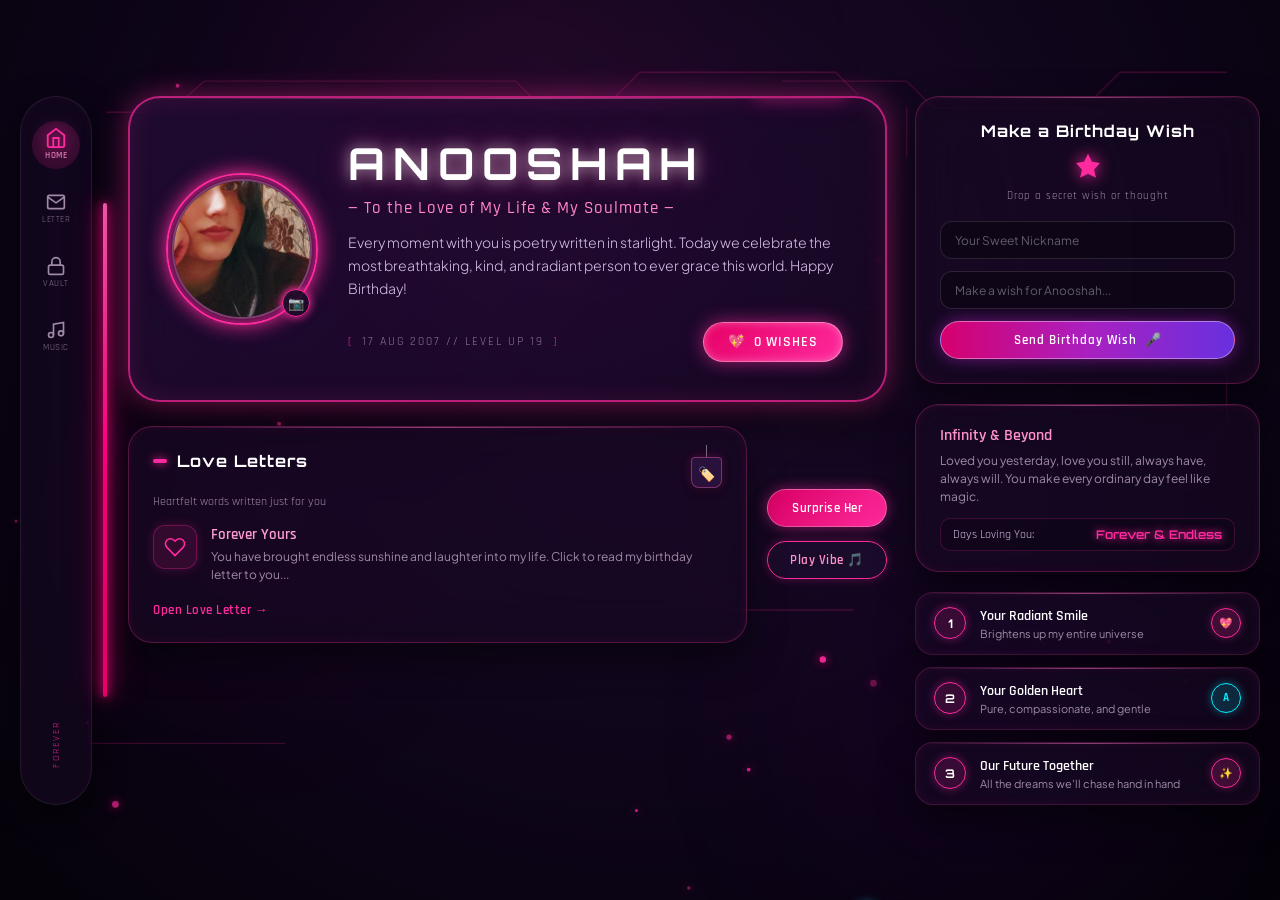
<file: index.html>
<!DOCTYPE html>
<html lang="en">
<head>
  <meta charset="UTF-8">
  <meta name="viewport" content="width=device-width, initial-scale=1.0">
  <title>Anooshah — Happy Birthday My Love</title>
  <link rel="preconnect" href="https://fonts.googleapis.com">
  <link rel="preconnect" href="https://fonts.gstatic.com" crossorigin>
  <link href="https://fonts.googleapis.com/css2?family=Orbitron:wght@400;600;700;900&family=Rajdhani:wght@400;500;600;700&family=Plus+Jakarta+Sans:wght@300;400;500;600&display=swap" rel="stylesheet">
  <link rel="stylesheet" href="style.css">
</head>
<body>
  <!-- Ambient Circuit Canvas & Glow Elements -->
  <div class="ambient-glow orb-1"></div>
  <div class="ambient-glow orb-2"></div>
  <div class="ambient-glow orb-3"></div>
  <canvas id="circuit-canvas"></canvas>
  <canvas id="hearts-canvas"></canvas>

  <!-- SVG Circuit Traces Overlay matching the UI screenshot -->
  <svg class="circuit-lines-svg" viewBox="0 0 1440 900" fill="none" xmlns="http://www.w3.org/2000/svg">
    <!-- Top-left to hero connections -->
    <path class="circuit-path" d="M 120 70 L 190 70 L 230 35 L 580 35 L 610 65 L 750 65" />
    <path class="circuit-path" d="M 680 65 L 720 25 L 940 25 L 965 50" />
    <path class="circuit-path" d="M 880 35 L 1020 35 L 1050 65 L 1220 65 L 1260 25 L 1380 25" />
    <path class="circuit-path" d="M 1020 65 L 1020 120" />
    
    <!-- Hero card corner circuit branches -->
    <path class="circuit-path branch-glow" d="M 880 240 L 930 290 L 980 290" />
    <path class="circuit-path" d="M 750 560 L 820 630 L 960 630" />
    <path class="circuit-path" d="M 100 480 L 100 780 L 320 780" />

    <!-- Right side node connections -->
    <path class="circuit-path" d="M 1320 180 L 1380 240 L 1380 420 L 1320 480" />
  </svg>

  <div class="dashboard-wrapper">
    <!-- LEFT FLOATING DOCK / SIDEBAR -->
    <aside class="sidebar-dock">
      <nav class="dock-nav">
        <button class="dock-btn active" data-tooltip="Home / Profile" id="dock-home">
          <svg viewBox="0 0 24 24" fill="none" stroke="currentColor" stroke-width="2">
            <path d="M3 9l9-7 9 7v11a2 2 0 0 1-2 2H5a2 2 0 0 1-2-2z"></path>
            <polyline points="9 22 9 12 15 12 15 22"></polyline>
          </svg>
          <span class="dock-label">Home</span>
        </button>


        <button class="dock-btn" data-tooltip="Love Letter" id="dock-letter">
          <svg viewBox="0 0 24 24" fill="none" stroke="currentColor" stroke-width="2">
            <path d="M4 4h16c1.1 0 2 .9 2 2v12c0 1.1-.9 2-2 2H4c-1.1 0-2-.9-2-2V6c0-1.1.9-2 2-2z"></path>
            <polyline points="22,6 12,13 2,6"></polyline>
          </svg>
          <span class="dock-label">Letter</span>
        </button>

        <button class="dock-btn" data-tooltip="Secret Vault" id="dock-vault">
          <svg viewBox="0 0 24 24" fill="none" stroke="currentColor" stroke-width="2">
            <rect x="3" y="11" width="18" height="11" rx="2" ry="2"></rect>
            <path d="M7 11V7a5 5 0 0 1 10 0v4"></path>
          </svg>
          <span class="dock-label">Vault</span>
        </button>

        <button class="dock-btn" data-tooltip="Music & Audio" id="dock-music">
          <svg viewBox="0 0 24 24" fill="none" stroke="currentColor" stroke-width="2">
            <path d="M9 18V5l12-2v13"></path>
            <circle cx="6" cy="18" r="3"></circle>
            <circle cx="18" cy="16" r="3"></circle>
          </svg>
          <span class="dock-label">Music</span>
        </button>
      </nav>
      <div class="dock-footer">
        <span class="dock-status">Forever</span>
      </div>
      <!-- Vibrant vertical neon light bar right beside dock -->
      <div class="dock-neon-lightbar"></div>
    </aside>

    <!-- MAIN INTERACTIVE CONTENT AREA -->
    <main class="main-layout">
      <!-- CENTER COLUMN -->
      <div class="center-content">
        <!-- HERO CARD (ANOOSHAH) -->
        <section class="cyber-card hero-card" id="hero-card">
          <div class="hero-card-inner">
            <!-- Profile Avatar with Neon Halo -->
            <div class="avatar-container" title="Click to upload your favorite photo of Anooshah">
              <div class="avatar-halo"></div>
              <img id="avatar-img" src="assets/avatar.png" alt="Anooshah" />
              <input type="file" id="avatar-input" accept="image/*" style="display: none;">
              <div class="avatar-badge" title="Change Photo">📷</div>
            </div>

            <!-- Hero Text Details -->
            <div class="hero-details">
              <h1 class="hero-title">ANOOSHAH</h1>
              <p class="hero-subtitle">— To the Love of My Life & My Soulmate —</p>
              <p class="hero-bio">
                Every moment with you is poetry written in starlight. Today we celebrate the most breathtaking, kind, and radiant person to ever grace this world. Happy Birthday!
              </p>
              
              <div class="hero-bottom-bar">
                <div class="system-code">
                  <span class="code-bracket">[</span>
                  <span class="code-text">17 AUG 2007 // LEVEL UP 19</span>
                  <span class="code-bracket">]</span>
                </div>
                <!-- Glowing Capsule Pill Button -->
                <button class="glow-pill-btn hero-pill" id="btn-birthday-wish">
                  <span class="pill-icon">💖</span>
                  <span class="pill-text">0 WISHES</span>
                </button>
              </div>
            </div>
          </div>
        </section>

        <!-- BOTTOM DUAL FEATURE CARDS & ACTION BUTTONS -->
        <div class="bottom-cards-row">
          <!-- Bottom Left Card: Love Letter -->
          <article class="cyber-card sub-card sub-card-left" id="card-letter-preview">
            <div class="sub-card-header">
              <div class="title-with-beam">
                <span class="beam-bullet"></span>
                <h3 class="sub-card-title">Love Letters</h3>
              </div>
              <!-- Hanging Luggage / Gift Tag -->
              <div class="hanging-tag" title="Special Birthday Gift">
                <div class="tag-string"></div>
                <div class="tag-body">
                  <span class="tag-icon">🏷️</span>
                </div>
              </div>
            </div>
            <p class="sub-card-tagline">Heartfelt words written just for you</p>

            <div class="sub-card-content">
              <div class="card-icon-preview">
                <svg viewBox="0 0 24 24" fill="none" stroke="currentColor" stroke-width="1.8">
                  <path d="M20.84 4.61a5.5 5.5 0 0 0-7.78 0L12 5.67l-1.06-1.06a5.5 5.5 0 0 0-7.78 7.78l1.06 1.06L12 21.23l7.78-7.78 1.06-1.06a5.5 5.5 0 0 0 0-7.78z"></path>
                </svg>
              </div>
              <div class="card-text-snippet">
                <h4>Forever Yours</h4>
                <p>You have brought endless sunshine and laughter into my life. Click to read my birthday letter to you...</p>
              </div>
            </div>

            <button class="read-more-btn" id="btn-open-letter">Open Love Letter →</button>
          </article>



          <!-- Action Capsule Buttons between cards -->
          <div class="dual-pill-actions">
            <button class="glow-pill-small" id="btn-surprise">
              <span>Surprise Her</span>
            </button>
            <button class="glow-pill-small secondary" id="btn-music-toggle">
              <span id="music-btn-text">Play Vibe 🎵</span>
            </button>
          </div>
        </div>
      </div>

      <!-- RIGHT COLUMN (WISH BOX, LOVE STATS & CHAPTER LIST) -->
      <aside class="right-column">
        <!-- Top Wish Form Card (Nochatem Prokruting style) -->
        <section class="cyber-card right-card wish-card">
          <div class="wish-header">
            <h3 class="right-card-title">Make a Birthday Wish</h3>
            <!-- Glowing Lotus/Crown Crest -->
            <div class="glowing-crest">
              <svg viewBox="0 0 24 24" fill="currentColor">
                <path d="M12 2L15 8L21 9L16.5 14L18 20L12 17L6 20L7.5 14L3 9L9 8L12 2Z"></path>
              </svg>
            </div>
            <span class="wish-subtitle">Drop a secret wish or thought</span>
          </div>

          <form class="wish-form" id="wish-form" onsubmit="return false;">
            <div class="input-group">
              <input type="text" id="wish-author" placeholder="Your Sweet Nickname" required autocomplete="off" />
            </div>
            <div class="input-group">
              <input type="text" id="wish-text" placeholder="Make a wish for Anooshah..." required autocomplete="off" />
            </div>
            <button type="submit" class="gradient-glow-submit" id="btn-send-wish">
              <span class="btn-text">Send Birthday Wish</span>
              <span class="btn-icon">🎤</span>
            </button>
          </form>
        </section>

        <!-- Middle Mini Stats Card (Toralipo style) -->
        <section class="cyber-card right-card stats-card">
          <div class="stats-glow-edge"></div>
          <h4 class="stats-title">Infinity & Beyond</h4>
          <p class="stats-text">
            Loved you yesterday, love you still, always have, always will. You make every ordinary day feel like magic.
          </p>
          <div class="live-counter">
            <span class="counter-label">Days Loving You:</span>
            <span class="counter-number" id="love-counter">Forever & Endless</span>
          </div>
        </section>

        <!-- Bottom Numbered Cards (1, 2, 3 list) -->
        <section class="numbered-cards-stack">
          <!-- Card 1 -->
          <div class="cyber-card item-card" data-reason="1">
            <div class="item-badge">
              <span class="badge-num">1</span>
            </div>
            <div class="item-info">
              <h5 class="item-title">Your Radiant Smile</h5>
              <p class="item-desc">Brightens up my entire universe</p>
            </div>
            <button class="item-action-btn" title="View note">
              <span>💖</span>
            </button>
          </div>

          <!-- Card 2 -->
          <div class="cyber-card item-card" data-reason="2">
            <div class="item-badge">
              <span class="badge-num">2</span>
            </div>
            <div class="item-info">
              <h5 class="item-title">Your Golden Heart</h5>
              <p class="item-desc">Pure, compassionate, and gentle</p>
            </div>
            <button class="item-action-btn variant-a" title="View note">
              <span>A</span>
            </button>
          </div>

          <!-- Card 3 -->
          <div class="cyber-card item-card" data-reason="3">
            <div class="item-badge">
              <span class="badge-num">3</span>
            </div>
            <div class="item-info">
              <h5 class="item-title">Our Future Together</h5>
              <p class="item-desc">All the dreams we'll chase hand in hand</p>
            </div>
            <button class="item-action-btn" title="View note">
              <span>✨</span>
            </button>
          </div>
        </section>
      </aside>
    </main>
  </div>

  <!-- POPUP MODALS -->
  <!-- 1. Love Letter Modal -->
  <div class="modal-backdrop" id="letter-modal">
    <div class="modal-dialog">
      <button class="modal-close" id="close-letter-modal">&times;</button>
      <div class="modal-header">
        <span class="modal-tag">SPECIAL BIRTHDAY EDITION</span>
        <h2 class="modal-title">To My Dearest Anooshah</h2>
        <div class="modal-divider"></div>
      </div>
      <div class="modal-body letter-scroll">
        <p>Happy Birthday, my love!</p>
        <p>
          Words can hardly capture how grateful I am to have you by my side. You bring laughter, warmth, and so much beauty into my world. Your smile is my favorite view, and your happiness is my greatest priority.
        </p>
        <p>
          As you blow out your candles this year, I wish you endless laughter, peace, immense success, and every dream your beautiful heart desires. I promise to always cheer for you, stand by you, and remind you every day how deeply loved and cherished you are.
        </p>
        <p class="letter-sign">Forever yours,<br>With all my heart ❤️</p>
      </div>
      <div class="modal-footer">
        <button class="glow-pill-small" id="btn-close-letter">Close with Love</button>
      </div>
    </div>
  </div>

  <!-- 2. Secret Vault Modal -->
  <div class="modal-backdrop" id="vault-modal">
    <div class="modal-dialog vault-dialog">
      <button class="modal-close" id="close-vault-modal">&times;</button>
      <div class="modal-header">
        <span class="modal-tag">ENCRYPTED MEMORY VAULT</span>
        <h2 class="modal-title">Enter Secret Passcode</h2>
        <p class="vault-hint">Hint: Enter your birthday date (DDMM) 🎂</p>
      </div>
      <div class="vault-input-box">
        <input type="password" id="vault-pin" maxlength="6" placeholder="• • • •" autocomplete="off" />
        <button class="glow-pill-small" id="btn-unlock-vault">Unlock Vault</button>
      </div>
      <div id="vault-secret-content" style="display: none;">
        <div class="secret-box">
          <h3>🎉 Secret Message Unlocked!</h3>
          <p>
            You found the hidden vault! Every single day with you is my favorite chapter. Thank you for being you, Anooshah. You are my home, my peace, and my forever.
          </p>
          <p class="letter-sign">With all my love,<br>Fawad ❤️</p>
          
          <div style="margin-top: 20px; text-align: center;">
            <a href="gallery.html" class="glow-pill-btn" style="text-decoration: none; display: inline-flex;">
              <span>✨ Open Secret Gallery (Her & Us) →</span>
            </a>
          </div>
        </div>
      </div>
    </div>
  </div>



  <!-- Interactive Toast Notification -->
  <div class="toast-container" id="toast-container"></div>

  <script src="script.js"></script>
</body>
</html>
</file>
<file: style.css>
/* =========================================================
   ANOOSHAH CYBERPUNK / SYNTHWAVE GLASSMORPHISM THEME
   Faithfully inspired by the high-tech neon UI design
   ========================================================= */

:root {
  --bg-dark: #0a0412;
  --bg-gradient: radial-gradient(circle at 50% 30%, #1c0b2b 0%, #0c0416 65%, #050209 100%);
  
  --neon-pink: #ff2a9d;
  --neon-pink-bright: #ff007f;
  --neon-pink-glow: rgba(255, 42, 157, 0.6);
  --neon-pink-soft: rgba(255, 42, 157, 0.15);
  
  --neon-purple: #9d4edd;
  --neon-cyan: #00f0ff;
  
  --card-bg: rgba(22, 10, 32, 0.65);
  --card-border: rgba(255, 60, 160, 0.28);
  --card-border-glow: 0 0 15px rgba(255, 42, 157, 0.35);
  
  --text-primary: #ffffff;
  --text-secondary: #d6c0e5;
  --text-muted: #9f8aa8;
  
  --font-display: 'Orbitron', -apple-system, BlinkMacSystemFont, sans-serif;
  --font-tech: 'Rajdhani', -apple-system, BlinkMacSystemFont, sans-serif;
  --font-body: 'Plus Jakarta Sans', -apple-system, BlinkMacSystemFont, sans-serif;
  
  --radius-hero: 32px;
  --radius-card: 24px;
  --radius-dock: 40px;
  --radius-pill: 9999px;
  
  --transition-smooth: all 0.3s cubic-bezier(0.2, 0.8, 0.2, 1);
}

* {
  margin: 0;
  padding: 0;
  box-sizing: border-box;
  -webkit-font-smoothing: antialiased;
}

body {
  background-color: var(--bg-dark);
  background-image: var(--bg-gradient);
  color: var(--text-primary);
  font-family: var(--font-body);
  min-height: 100vh;
  overflow-x: hidden;
  position: relative;
  display: flex;
  justify-content: center;
  align-items: center;
  padding: 24px 20px;
}

/* Ambient Glowing Background Orbs */
.ambient-glow {
  position: fixed;
  border-radius: 50%;
  filter: blur(120px);
  pointer-events: none;
  z-index: 0;
  opacity: 0.6;
}

.orb-1 {
  width: 500px;
  height: 500px;
  background: radial-gradient(circle, rgba(220, 20, 130, 0.25) 0%, transparent 70%);
  top: -100px;
  left: 20%;
  animation: pulseOrb 12s ease-in-out infinite alternate;
}

.orb-2 {
  width: 450px;
  height: 450px;
  background: radial-gradient(circle, rgba(140, 20, 180, 0.2) 0%, transparent 70%);
  bottom: -50px;
  right: 5%;
  animation: pulseOrb 15s ease-in-out infinite alternate-reverse;
}

.orb-3 {
  width: 350px;
  height: 350px;
  background: radial-gradient(circle, rgba(255, 42, 157, 0.15) 0%, transparent 70%);
  top: 40%;
  left: 5%;
}

@keyframes pulseOrb {
  0% { transform: scale(1) translate(0, 0); opacity: 0.4; }
  100% { transform: scale(1.15) translate(30px, -20px); opacity: 0.65; }
}

/* Circuit Traces SVG Background */
.circuit-lines-svg {
  position: fixed;
  top: 0;
  left: 0;
  width: 100vw;
  height: 100vh;
  pointer-events: none;
  z-index: 1;
}

.circuit-path {
  stroke: rgba(255, 42, 157, 0.18);
  stroke-width: 1.5;
  stroke-linecap: round;
  stroke-linejoin: round;
  filter: drop-shadow(0 0 3px rgba(255, 42, 157, 0.3));
}

.circuit-path.branch-glow {
  stroke: rgba(255, 42, 157, 0.4);
  stroke-dasharray: 8 6;
  animation: dashCycle 20s linear infinite;
}

@keyframes dashCycle {
  to { stroke-dashoffset: -100; }
}

/* Canvases for Dynamic Effects */
#circuit-canvas,
#hearts-canvas {
  position: fixed;
  top: 0;
  left: 0;
  width: 100vw;
  height: 100vh;
  pointer-events: none;
  z-index: 2;
}

/* =========================================================
   DASHBOARD WRAPPER & LAYOUT
   ========================================================= */

.dashboard-wrapper {
  position: relative;
  z-index: 10;
  width: 100%;
  max-width: 1440px;
  display: flex;
  gap: 36px;
  align-items: stretch;
}

/* Left Sidebar Floating Capsule Dock */
.sidebar-dock {
  position: relative;
  width: 72px;
  background: rgba(18, 8, 28, 0.75);
  backdrop-filter: blur(28px) saturate(180%);
  -webkit-backdrop-filter: blur(28px) saturate(180%);
  border: 1px solid rgba(255, 255, 255, 0.08);
  border-radius: var(--radius-dock);
  padding: 24px 8px;
  display: flex;
  flex-direction: column;
  align-items: center;
  justify-content: space-between;
  box-shadow: 0 10px 30px rgba(0, 0, 0, 0.6), inset 0 0 10px rgba(255, 42, 157, 0.05);
  flex-shrink: 0;
}

.dock-nav {
  display: flex;
  flex-direction: column;
  gap: 16px;
  align-items: center;
  width: 100%;
}

.dock-btn {
  background: transparent;
  border: none;
  color: var(--text-muted);
  width: 48px;
  height: 48px;
  border-radius: 50%;
  display: flex;
  flex-direction: column;
  align-items: center;
  justify-content: center;
  cursor: pointer;
  transition: var(--transition-smooth);
  position: relative;
}

.dock-btn svg {
  width: 20px;
  height: 20px;
  stroke: var(--text-muted);
  transition: var(--transition-smooth);
}

.dock-label {
  font-family: var(--font-tech);
  font-size: 9px;
  text-transform: uppercase;
  letter-spacing: 0.5px;
  margin-top: 2px;
  opacity: 0.8;
  transition: var(--transition-smooth);
}

.dock-btn:hover,
.dock-btn.active {
  color: var(--text-primary);
  background: rgba(255, 42, 157, 0.15);
}

.dock-btn:hover svg,
.dock-btn.active svg {
  stroke: var(--neon-pink);
  filter: drop-shadow(0 0 8px var(--neon-pink));
  transform: scale(1.1);
}

.dock-btn.active .dock-label {
  color: #ff91cf;
  font-weight: 600;
}

/* Tooltips */
.dock-btn::after {
  content: attr(data-tooltip);
  position: absolute;
  left: 62px;
  background: rgba(26, 12, 38, 0.95);
  border: 1px solid var(--neon-pink);
  padding: 5px 12px;
  border-radius: 8px;
  font-size: 11px;
  font-family: var(--font-tech);
  letter-spacing: 0.5px;
  white-space: nowrap;
  color: #fff;
  opacity: 0;
  visibility: hidden;
  transform: translateX(-8px);
  transition: var(--transition-smooth);
  pointer-events: none;
  box-shadow: 0 0 15px rgba(255, 42, 157, 0.4);
  z-index: 100;
}

.dock-btn:hover::after {
  opacity: 1;
  visibility: visible;
  transform: translateX(0);
}

.dock-footer {
  margin-top: 16px;
  padding-bottom: 8px;
}

.dock-status {
  font-family: var(--font-tech);
  font-size: 10px;
  color: var(--neon-pink);
  text-transform: uppercase;
  letter-spacing: 1.5px;
  writing-mode: vertical-rl;
  text-orientation: mixed;
  transform: rotate(180deg);
  opacity: 0.8;
}

/* Vibrant vertical neon light bar right beside the dock */
.dock-neon-lightbar {
  position: absolute;
  right: -16px;
  top: 15%;
  height: 70%;
  width: 4px;
  background: linear-gradient(180deg, #ff60b6 0%, var(--neon-pink-bright) 50%, #e60067 100%);
  border-radius: 999px;
  box-shadow: 0 0 10px #ff007f, 0 0 20px #ff007f, 0 0 35px rgba(255, 0, 127, 0.7);
  animation: glowPulse 3s ease-in-out infinite alternate;
}

@keyframes glowPulse {
  0% { opacity: 0.85; filter: brightness(1); }
  100% { opacity: 1; filter: brightness(1.3); }
}

/* =========================================================
   MAIN INTERACTIVE CONTENT AREA
   ========================================================= */

.main-layout {
  flex: 1;
  display: grid;
  grid-template-columns: 2.2fr 1fr;
  gap: 28px;
  align-items: start;
}

/* Cyber Card Base Glassmorphism */
.cyber-card {
  background: var(--card-bg);
  backdrop-filter: blur(24px) saturate(160%);
  -webkit-backdrop-filter: blur(24px) saturate(160%);
  border: 1px solid var(--card-border);
  border-radius: var(--radius-card);
  box-shadow: 0 15px 35px rgba(0, 0, 0, 0.5), inset 0 0 12px rgba(255, 42, 157, 0.08);
  transition: var(--transition-smooth);
  position: relative;
  overflow: hidden;
}

.cyber-card::before {
  content: '';
  position: absolute;
  top: 0;
  left: 0;
  right: 0;
  height: 1px;
  background: linear-gradient(90deg, transparent, rgba(255, 120, 195, 0.5), transparent);
}

/* Center Content Column */
.center-content {
  display: flex;
  flex-direction: column;
  gap: 24px;
}

/* =========================================================
   HERO CARD (ANOOSHAH)
   ========================================================= */

.hero-card {
  border-radius: var(--radius-hero);
  border: 2px solid rgba(255, 42, 157, 0.7);
  box-shadow: 0 0 28px rgba(255, 42, 157, 0.45), 
              0 18px 40px rgba(0, 0, 0, 0.7), 
              inset 0 0 24px rgba(255, 42, 157, 0.15);
  padding: 38px 42px;
  background: linear-gradient(135deg, rgba(35, 14, 52, 0.75) 0%, rgba(20, 8, 30, 0.7) 100%);
  position: relative;
}

/* Glowing Top-Right Circuit Corner of Hero Card */
.hero-card::after {
  content: '';
  position: absolute;
  top: -2px;
  right: 40px;
  width: 90px;
  height: 2px;
  background: #ff5eb8;
  box-shadow: 0 0 12px #ff2a9d, 0 0 24px #ff2a9d;
}

.hero-card-inner {
  display: flex;
  align-items: center;
  gap: 36px;
}

/* Avatar with Glowing Neon Halo */
.avatar-container {
  position: relative;
  width: 140px;
  height: 140px;
  flex-shrink: 0;
  cursor: pointer;
}

.avatar-halo {
  position: absolute;
  inset: -6px;
  border-radius: 50%;
  border: 2px solid var(--neon-pink);
  box-shadow: 0 0 20px var(--neon-pink), inset 0 0 15px var(--neon-pink);
  animation: haloPulse 3.5s ease-in-out infinite alternate;
}

@keyframes haloPulse {
  0% { transform: scale(0.98); opacity: 0.8; }
  100% { transform: scale(1.02); opacity: 1; filter: drop-shadow(0 0 10px #ff007f); }
}

.avatar-container img {
  width: 100%;
  height: 100%;
  border-radius: 50%;
  object-fit: cover;
  position: relative;
  z-index: 2;
  border: 2px solid rgba(255, 255, 255, 0.2);
  transition: var(--transition-smooth);
}

.avatar-container:hover img {
  transform: scale(1.03);
}

.avatar-badge {
  position: absolute;
  bottom: 2px;
  right: 2px;
  background: rgba(26, 10, 38, 0.9);
  border: 1px solid var(--neon-pink);
  border-radius: 50%;
  width: 28px;
  height: 28px;
  font-size: 13px;
  display: flex;
  align-items: center;
  justify-content: center;
  z-index: 3;
  box-shadow: 0 0 8px var(--neon-pink);
  transition: var(--transition-smooth);
}

.avatar-container:hover .avatar-badge {
  transform: scale(1.15);
  background: var(--neon-pink);
}

/* Hero Typography */
.hero-details {
  flex: 1;
}

.hero-title {
  font-family: var(--font-display);
  font-size: 44px;
  font-weight: 700;
  letter-spacing: 0.18em;
  color: #ffffff;
  text-shadow: 0 0 15px rgba(255, 255, 255, 0.6), 0 0 30px rgba(255, 42, 157, 0.5);
  margin-bottom: 6px;
}

.hero-subtitle {
  font-family: var(--font-tech);
  font-size: 17px;
  font-weight: 500;
  color: #ff85c6;
  letter-spacing: 1px;
  margin-bottom: 12px;
}

.hero-bio {
  font-size: 14px;
  line-height: 1.65;
  color: var(--text-secondary);
  max-width: 580px;
  margin-bottom: 22px;
  font-weight: 300;
}

.hero-bottom-bar {
  display: flex;
  align-items: center;
  justify-content: space-between;
  margin-top: 14px;
}

.system-code {
  font-family: var(--font-tech);
  font-size: 12px;
  letter-spacing: 2px;
  color: var(--text-muted);
}

.code-bracket {
  color: var(--neon-pink);
}

.code-text {
  margin: 0 4px;
  opacity: 0.85;
}

/* Glow Pill Buttons */
.glow-pill-btn {
  background: linear-gradient(135deg, #e60067 0%, var(--neon-pink) 100%);
  border: 1px solid rgba(255, 255, 255, 0.4);
  border-radius: var(--radius-pill);
  padding: 10px 24px;
  color: #ffffff;
  font-family: var(--font-tech);
  font-size: 14px;
  font-weight: 600;
  letter-spacing: 1px;
  display: inline-flex;
  align-items: center;
  gap: 8px;
  cursor: pointer;
  box-shadow: 0 0 18px rgba(255, 42, 157, 0.6), inset 0 0 8px rgba(255, 255, 255, 0.3);
  transition: var(--transition-smooth);
  position: relative;
}

.glow-pill-btn:hover {
  transform: translateY(-2px) scale(1.03);
  box-shadow: 0 0 28px rgba(255, 42, 157, 0.85), inset 0 0 12px rgba(255, 255, 255, 0.5);
}

/* 1-Second Pop-up Text Bubble */
.floating-bubble {
  position: absolute;
  bottom: calc(100% + 10px);
  right: 0;
  background: linear-gradient(135deg, #ff007f 0%, #aa20c0 100%);
  border: 1.5px solid rgba(255, 255, 255, 0.6);
  color: #ffffff;
  padding: 6px 14px;
  border-radius: 20px;
  font-family: var(--font-tech);
  font-size: 13px;
  font-weight: 600;
  letter-spacing: 0.5px;
  box-shadow: 0 0 20px rgba(255, 0, 127, 0.9);
  white-space: nowrap;
  pointer-events: none;
  animation: popUpFade 1s cubic-bezier(0.2, 0.8, 0.2, 1) forwards;
  z-index: 1000;
}

@keyframes popUpFade {
  0% {
    opacity: 0;
    transform: translateY(8px) scale(0.9);
  }
  15% {
    opacity: 1;
    transform: translateY(0) scale(1.05);
  }
  75% {
    opacity: 1;
    transform: translateY(-4px) scale(1);
  }
  100% {
    opacity: 0;
    transform: translateY(-12px) scale(0.95);
  }
}

/* =========================================================
   BOTTOM CARDS ROW (DUAL FEATURE CARDS + ACTION PILLS)
   ========================================================= */

.bottom-cards-row {
  display: grid;
  grid-template-columns: 1fr auto;
  gap: 20px;
  align-items: stretch;
}

.sub-card {
  padding: 24px;
  display: flex;
  flex-direction: column;
  justify-content: space-between;
}

.sub-card:hover {
  border-color: rgba(255, 80, 180, 0.55);
  box-shadow: 0 10px 28px rgba(0, 0, 0, 0.6), 0 0 20px rgba(255, 42, 157, 0.25);
  transform: translateY(-2px);
}

.sub-card-header {
  display: flex;
  justify-content: space-between;
  align-items: flex-start;
  margin-bottom: 6px;
}

.title-with-beam {
  display: flex;
  align-items: center;
  gap: 10px;
}

.beam-bullet {
  width: 14px;
  height: 4px;
  background: var(--neon-pink);
  border-radius: 2px;
  box-shadow: 0 0 8px var(--neon-pink);
}

.sub-card-title {
  font-family: var(--font-display);
  font-size: 16px;
  letter-spacing: 1px;
  color: #ffffff;
}

.sub-card-tagline {
  font-family: var(--font-tech);
  font-size: 12px;
  color: var(--text-muted);
  margin-bottom: 16px;
}

/* Hanging Gift / Luggage Tag */
.hanging-tag {
  position: relative;
  display: flex;
  flex-direction: column;
  align-items: center;
  margin-top: -6px;
  transform-origin: top center;
  transition: transform 0.4s ease;
}

.sub-card:hover .hanging-tag {
  animation: tagSwing 1.8s ease-in-out infinite alternate;
}

@keyframes tagSwing {
  0% { transform: rotate(-6deg); }
  100% { transform: rotate(6deg); }
}

.tag-string {
  width: 1px;
  height: 12px;
  background: rgba(255, 255, 255, 0.4);
}

.tag-body {
  background: rgba(45, 20, 65, 0.85);
  border: 1px solid rgba(255, 100, 190, 0.4);
  padding: 4px 6px;
  border-radius: 4px 4px 8px 8px;
  box-shadow: 0 4px 10px rgba(0, 0, 0, 0.4), 0 0 10px rgba(255, 42, 157, 0.25);
}

.tag-icon {
  font-size: 14px;
}

.sub-card-content {
  display: flex;
  gap: 14px;
  align-items: flex-start;
  margin-bottom: 18px;
}

.card-icon-preview {
  width: 44px;
  height: 44px;
  border-radius: 12px;
  background: rgba(255, 42, 157, 0.12);
  border: 1px solid rgba(255, 42, 157, 0.3);
  display: flex;
  align-items: center;
  justify-content: center;
  flex-shrink: 0;
  box-shadow: 0 0 12px rgba(255, 42, 157, 0.2);
}

.card-icon-preview svg {
  width: 22px;
  height: 22px;
  stroke: var(--neon-pink);
}

.card-text-snippet h4 {
  font-family: var(--font-tech);
  font-size: 15px;
  font-weight: 600;
  color: #ff9ed4;
  margin-bottom: 4px;
}

.card-text-snippet p {
  font-size: 12px;
  line-height: 1.5;
  color: var(--text-muted);
}

.read-more-btn {
  background: transparent;
  border: none;
  color: var(--neon-pink);
  font-family: var(--font-tech);
  font-size: 13px;
  font-weight: 600;
  letter-spacing: 0.5px;
  cursor: pointer;
  text-align: left;
  transition: var(--transition-smooth);
  display: inline-flex;
  align-items: center;
  gap: 4px;
}

.read-more-btn:hover {
  color: #ffffff;
  transform: translateX(4px);
  text-shadow: 0 0 8px var(--neon-pink);
}

/* Dual Pill Action Buttons */
.dual-pill-actions {
  display: flex;
  flex-direction: column;
  justify-content: center;
  gap: 14px;
  min-width: 120px;
}

.glow-pill-small {
  background: linear-gradient(135deg, #d80064, #ff2a9d);
  border: 1px solid rgba(255, 255, 255, 0.3);
  border-radius: var(--radius-pill);
  padding: 10px 18px;
  color: #ffffff;
  font-family: var(--font-tech);
  font-size: 13px;
  font-weight: 600;
  letter-spacing: 0.5px;
  cursor: pointer;
  text-align: center;
  box-shadow: 0 0 14px rgba(255, 42, 157, 0.5);
  transition: var(--transition-smooth);
  white-space: nowrap;
}

.glow-pill-small:hover {
  transform: translateY(-2px) scale(1.05);
  box-shadow: 0 0 22px rgba(255, 42, 157, 0.8);
}

.glow-pill-small.secondary {
  background: rgba(30, 14, 45, 0.85);
  border-color: var(--neon-pink);
  color: #ff91cf;
  box-shadow: 0 0 10px rgba(255, 42, 157, 0.3);
}

.glow-pill-small.secondary:hover {
  background: rgba(255, 42, 157, 0.25);
  color: #ffffff;
}

/* =========================================================
   RIGHT COLUMN (WISH BOX, LOVE STATS & CHAPTER LIST)
   ========================================================= */

.right-column {
  display: flex;
  flex-direction: column;
  gap: 20px;
}

.right-card {
  padding: 24px;
}

/* Wish Box Card (Nochatem Prokruting style) */
.wish-card {
  text-align: center;
}

.wish-header {
  display: flex;
  flex-direction: column;
  align-items: center;
  margin-bottom: 18px;
}

.right-card-title {
  font-family: var(--font-display);
  font-size: 16px;
  letter-spacing: 1px;
  color: #ffffff;
  margin-bottom: 10px;
}

.glowing-crest {
  width: 32px;
  height: 32px;
  color: var(--neon-pink);
  filter: drop-shadow(0 0 8px var(--neon-pink));
  margin-bottom: 6px;
  animation: crestFloat 4s ease-in-out infinite alternate;
}

@keyframes crestFloat {
  0% { transform: translateY(0); }
  100% { transform: translateY(-4px); }
}

.wish-subtitle {
  font-family: var(--font-tech);
  font-size: 11px;
  letter-spacing: 1px;
  color: var(--text-muted);
}

.wish-form {
  display: flex;
  flex-direction: column;
  gap: 12px;
}

.input-group input {
  width: 100%;
  background: rgba(14, 6, 22, 0.85);
  border: 1px solid rgba(255, 255, 255, 0.12);
  border-radius: 12px;
  padding: 10px 14px;
  color: #ffffff;
  font-family: var(--font-body);
  font-size: 13px;
  outline: none;
  transition: var(--transition-smooth);
}

.input-group input:focus {
  border-color: var(--neon-pink);
  box-shadow: 0 0 12px rgba(255, 42, 157, 0.4);
  background: rgba(22, 8, 34, 0.95);
}

.input-group input::placeholder {
  color: rgba(255, 255, 255, 0.35);
  font-size: 12px;
}

.gradient-glow-submit {
  background: linear-gradient(90deg, #d6006e 0%, #aa20c0 50%, #6830df 100%);
  border: 1px solid rgba(255, 255, 255, 0.4);
  border-radius: var(--radius-pill);
  padding: 10px 18px;
  color: #ffffff;
  font-family: var(--font-tech);
  font-size: 13px;
  font-weight: 600;
  letter-spacing: 1px;
  cursor: pointer;
  display: flex;
  align-items: center;
  justify-content: center;
  gap: 8px;
  box-shadow: 0 0 16px rgba(170, 32, 192, 0.6);
  transition: var(--transition-smooth);
}

.gradient-glow-submit:hover {
  transform: translateY(-2px);
  box-shadow: 0 0 25px rgba(214, 0, 110, 0.85);
}

/* Stats Card (Toralipo style) */
.stats-card {
  padding: 20px 24px;
}

.stats-title {
  font-family: var(--font-tech);
  font-size: 16px;
  font-weight: 600;
  color: #ff91cf;
  margin-bottom: 6px;
}

.stats-text {
  font-size: 12px;
  line-height: 1.5;
  color: var(--text-muted);
  margin-bottom: 12px;
}

.live-counter {
  display: flex;
  justify-content: space-between;
  align-items: center;
  background: rgba(14, 6, 22, 0.6);
  border: 1px solid rgba(255, 42, 157, 0.2);
  border-radius: 10px;
  padding: 8px 12px;
}

.counter-label {
  font-family: var(--font-tech);
  font-size: 12px;
  color: var(--text-secondary);
}

.counter-number {
  font-family: var(--font-display);
  font-size: 12px;
  color: var(--neon-pink);
  font-weight: 600;
  text-shadow: 0 0 8px var(--neon-pink);
}

/* Numbered Chapter Cards Stack */
.numbered-cards-stack {
  display: flex;
  flex-direction: column;
  gap: 12px;
}

.item-card {
  display: flex;
  align-items: center;
  padding: 14px 18px;
  border-radius: 18px;
  gap: 14px;
  background: rgba(22, 10, 34, 0.6);
  border: 1px solid rgba(255, 60, 160, 0.2);
}

.item-card:hover {
  border-color: var(--neon-pink);
  box-shadow: 0 4px 20px rgba(0, 0, 0, 0.4), 0 0 14px rgba(255, 42, 157, 0.3);
  transform: translateX(4px);
}

.item-badge {
  width: 32px;
  height: 32px;
  border-radius: 50%;
  background: rgba(255, 42, 157, 0.15);
  border: 1.5px solid var(--neon-pink);
  display: flex;
  align-items: center;
  justify-content: center;
  flex-shrink: 0;
  box-shadow: 0 0 10px rgba(255, 42, 157, 0.4);
}

.badge-num {
  font-family: var(--font-display);
  font-size: 12px;
  font-weight: 700;
  color: #ffffff;
}

.item-info {
  flex: 1;
}

.item-title {
  font-family: var(--font-tech);
  font-size: 14px;
  font-weight: 600;
  color: #ffffff;
  margin-bottom: 2px;
}

.item-desc {
  font-size: 11px;
  color: var(--text-muted);
}

.item-action-btn {
  width: 30px;
  height: 30px;
  border-radius: 50%;
  background: rgba(255, 42, 157, 0.2);
  border: 1px solid var(--neon-pink);
  color: #ffffff;
  display: flex;
  align-items: center;
  justify-content: center;
  font-size: 11px;
  cursor: pointer;
  transition: var(--transition-smooth);
  box-shadow: 0 0 8px rgba(255, 42, 157, 0.35);
}

.item-action-btn:hover {
  background: var(--neon-pink);
  box-shadow: 0 0 16px var(--neon-pink);
  transform: scale(1.1);
}

.item-action-btn.variant-a {
  background: rgba(0, 240, 255, 0.15);
  border-color: var(--neon-cyan);
  color: var(--neon-cyan);
  box-shadow: 0 0 8px rgba(0, 240, 255, 0.35);
  font-family: var(--font-tech);
  font-weight: 700;
}

.item-action-btn.variant-a:hover {
  background: var(--neon-cyan);
  color: #000;
  box-shadow: 0 0 16px var(--neon-cyan);
}

/* =========================================================
   POPUP MODALS (LOVE LETTER, VAULT, GALLERY)
   ========================================================= */

.modal-backdrop {
  position: fixed;
  inset: 0;
  background: rgba(8, 3, 14, 0.85);
  backdrop-filter: blur(16px);
  -webkit-backdrop-filter: blur(16px);
  display: flex;
  align-items: center;
  justify-content: center;
  z-index: 1000;
  opacity: 0;
  visibility: hidden;
  transition: var(--transition-smooth);
  padding: 20px;
}

.modal-backdrop.active {
  opacity: 1;
  visibility: visible;
}

.modal-dialog {
  background: rgba(25, 11, 38, 0.95);
  border: 1.5px solid var(--neon-pink);
  border-radius: var(--radius-card);
  max-width: 580px;
  width: 100%;
  padding: 36px;
  box-shadow: 0 0 40px rgba(255, 42, 157, 0.4), 0 20px 50px rgba(0, 0, 0, 0.8);
  position: relative;
  transform: scale(0.92) translateY(20px);
  transition: var(--transition-smooth);
}

.modal-backdrop.active .modal-dialog {
  transform: scale(1) translateY(0);
}

.modal-close {
  position: absolute;
  top: 18px;
  right: 20px;
  background: transparent;
  border: none;
  color: var(--text-muted);
  font-size: 26px;
  cursor: pointer;
  line-height: 1;
  transition: var(--transition-smooth);
}

.modal-close:hover {
  color: var(--neon-pink);
  transform: rotate(90deg);
}

.modal-tag {
  font-family: var(--font-tech);
  font-size: 11px;
  color: var(--neon-pink);
  letter-spacing: 2px;
  text-transform: uppercase;
  display: block;
  margin-bottom: 6px;
}

.modal-title {
  font-family: var(--font-display);
  font-size: 24px;
  color: #ffffff;
}

.modal-divider {
  width: 50px;
  height: 2px;
  background: var(--neon-pink);
  margin: 14px 0 20px;
  box-shadow: 0 0 10px var(--neon-pink);
}

.modal-body {
  font-size: 14px;
  line-height: 1.7;
  color: var(--text-secondary);
}

.modal-body p {
  margin-bottom: 14px;
}

.letter-sign {
  font-family: var(--font-tech);
  font-size: 16px;
  color: #ff91cf;
  margin-top: 20px;
}

.modal-footer {
  margin-top: 24px;
  display: flex;
  justify-content: flex-end;
}

/* Vault Dialog */
.vault-hint {
  font-size: 12px;
  color: var(--text-muted);
  margin-top: 6px;
}

.vault-input-box {
  display: flex;
  gap: 12px;
  margin: 24px 0 16px;
}

.vault-input-box input {
  flex: 1;
  background: rgba(12, 5, 18, 0.9);
  border: 1px solid var(--neon-pink);
  border-radius: 12px;
  padding: 12px;
  font-size: 20px;
  letter-spacing: 6px;
  text-align: center;
  color: #ffffff;
  outline: none;
  transition: border-color 0.2s ease, box-shadow 0.2s ease;
}

.vault-input-box input.shake {
  animation: shake 0.4s ease;
  border-color: #ff0055 !important;
  box-shadow: 0 0 16px rgba(255, 0, 85, 0.7) !important;
}

@keyframes shake {
  0%, 100% { transform: translateX(0); }
  20%, 60% { transform: translateX(-8px); }
  40%, 80% { transform: translateX(8px); }
}

.secret-box {
  background: rgba(255, 42, 157, 0.1);
  border: 1px dashed var(--neon-pink);
  border-radius: 14px;
  padding: 20px;
  margin-top: 16px;
  animation: fadeIn 0.4s ease;
}

.secret-box h3 {
  font-family: var(--font-display);
  font-size: 16px;
  color: #ff9ed4;
  margin-bottom: 8px;
}

/* Gallery Dialog */
.gallery-grid {
  display: grid;
  grid-template-columns: repeat(auto-fill, minmax(200px, 1fr));
  gap: 16px;
  margin-top: 20px;
  max-height: 420px;
  overflow-y: auto;
  padding-right: 6px;
}

.gallery-card {
  border-radius: 14px;
  overflow: hidden;
  border: 1px solid rgba(255, 42, 157, 0.3);
  background: rgba(14, 6, 22, 0.6);
  position: relative;
}

.gallery-card img {
  width: 100%;
  height: 180px;
  object-fit: cover;
  display: block;
}

.gallery-caption {
  padding: 8px 12px;
  font-size: 12px;
  font-family: var(--font-tech);
  color: var(--text-secondary);
  background: rgba(20, 8, 30, 0.85);
}

.placeholder-card {
  height: 180px;
  display: flex;
  align-items: center;
  justify-content: center;
  border: 1.5px dashed rgba(255, 42, 157, 0.5);
  cursor: pointer;
  transition: var(--transition-smooth);
}

.placeholder-card:hover {
  background: rgba(255, 42, 157, 0.15);
  border-color: var(--neon-pink);
}

.add-photo-inner {
  text-align: center;
  padding: 16px;
}

.add-icon {
  font-size: 32px;
  color: var(--neon-pink);
  display: block;
  margin-bottom: 4px;
}

.add-photo-inner p {
  font-size: 12px;
  color: var(--text-muted);
}

/* Toast Notification */
.toast-container {
  position: fixed;
  bottom: 24px;
  right: 24px;
  display: flex;
  flex-direction: column;
  gap: 10px;
  z-index: 2000;
}

.toast {
  background: rgba(28, 12, 42, 0.95);
  border: 1px solid var(--neon-pink);
  border-radius: 12px;
  padding: 12px 20px;
  font-family: var(--font-tech);
  font-size: 14px;
  letter-spacing: 0.5px;
  color: #ffffff;
  box-shadow: 0 0 20px rgba(255, 42, 157, 0.5);
  animation: slideInRight 0.3s ease, fadeOut 0.4s ease 3.6s forwards;
}

@keyframes slideInRight {
  from { transform: translateX(100%); opacity: 0; }
  to { transform: translateX(0); opacity: 1; }
}

@keyframes fadeOut {
  to { opacity: 0; transform: translateY(10px); }
}

@keyframes fadeIn {
  from { opacity: 0; transform: translateY(10px); }
  to { opacity: 1; transform: translateY(0); }
}

/* =========================================================
   RESPONSIVENESS (MOBILE / TABLET / DESKTOP)
   ========================================================= */

@media (max-width: 1200px) {
  .main-layout {
    grid-template-columns: 1fr;
  }
  
  .right-column {
    display: grid;
    grid-template-columns: 1fr 1fr;
  }
  
  .numbered-cards-stack {
    grid-column: span 2;
    display: grid;
    grid-template-columns: repeat(3, 1fr);
  }
}

@media (max-width: 900px) {
  .dashboard-wrapper {
    flex-direction: column;
    gap: 20px;
  }
  
  .sidebar-dock {
    width: 100%;
    height: auto;
    flex-direction: row;
    padding: 10px 18px;
    border-radius: 20px;
  }
  
  .dock-nav {
    flex-direction: row;
    justify-content: space-around;
  }
  
  .dock-status,
  .dock-neon-lightbar {
    display: none;
  }
  
  .bottom-cards-row {
    grid-template-columns: 1fr;
  }
  
  .dual-pill-actions {
    flex-direction: row;
  }
  
  .right-column {
    grid-template-columns: 1fr;
  }
  
  .numbered-cards-stack {
    grid-column: span 1;
    grid-template-columns: 1fr;
  }
}

@media (max-width: 600px) {
  .hero-card-inner {
    flex-direction: column;
    text-align: center;
  }
  
  .hero-bottom-bar {
    flex-direction: column;
    gap: 14px;
  }
  
  .hero-title {
    font-size: 32px;
  }
}
</file>
